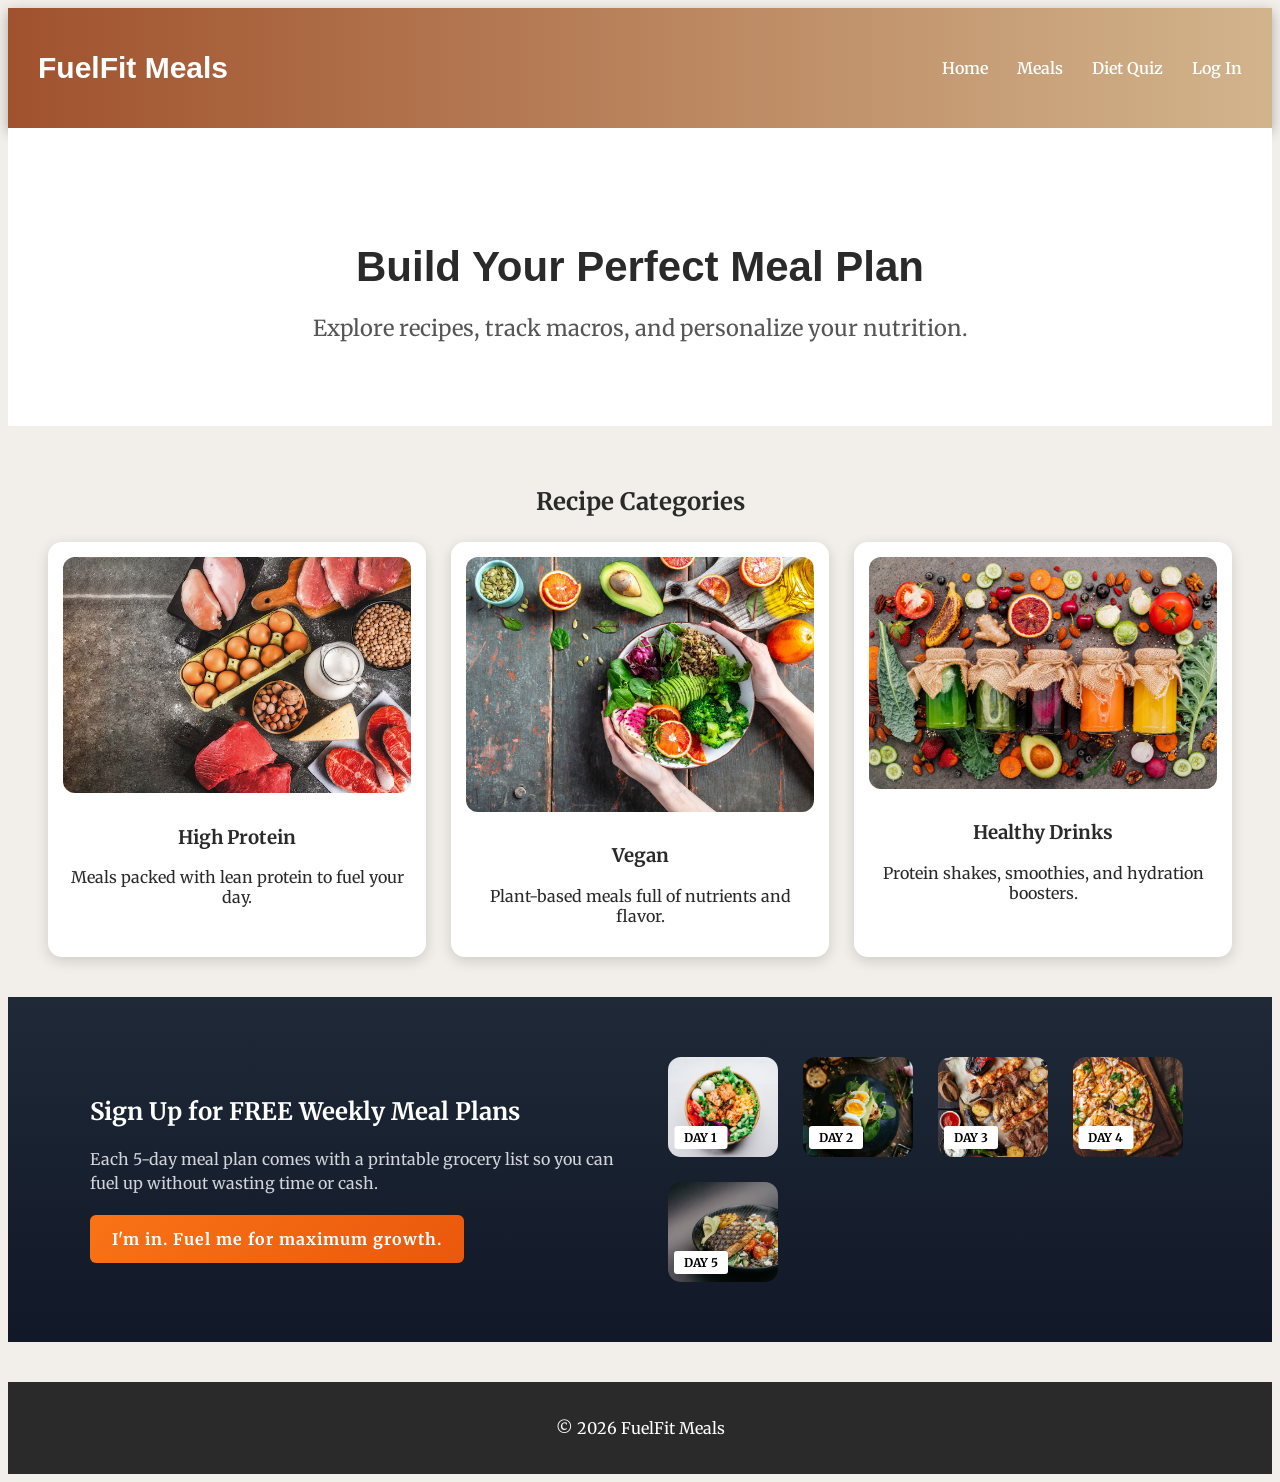
<file: index.html>
<!DOCTYPE html>
<html lang="en">
<head>
    <meta charset="UTF-8">
    <meta name="viewport" content="width=device-width, initial-scale=1.0">
    <title>FuelFit Meals</title>
    <link rel="stylesheet" href="style.css">
</head>

<body>

    <!-- Navigation Bar -->
    <nav class="navbar">
        <h1 class="logo">FuelFit Meals</h1>
        <ul class="nav-links">
            <li><a href="index.html">Home</a></li>
            <li><a href="meals.html">Meals</a></li>
            <li><a href="quiz.html">Diet Quiz</a></li>
            <!--  nav item will be controlled by JavaScript -->
            <li id="authNavItem"></li>
        </ul>
    </nav>

    <!-- Hero Section -->
    <header class="hero">
        <h2>Build Your Perfect Meal Plan</h2>
        <p>Explore recipes, track macros, and personalize your nutrition.</p>
    </header>

    <!-- Categories Section -->
    <section class="categories">
        <h2>Recipe Categories</h2>

        <div class="category-grid">
            <!-- Category 1 -->
            <div class="category-card">
                <img src="images/protein.avif" alt="High Protein Meals">

                 <h3>High Protein</h3>
                <p>Meals packed with lean protein to fuel your day.</p>
            </div>

            <!-- Category 2 -->
            <div class="category-card">
                <img src="images/vegan.jpg" alt="Vegan Meals">
                <h3>Vegan</h3>
                <p>Plant‑based meals full of nutrients and flavor.</p>
            </div>

            <!-- Category 3 -->
            <div class="category-card">
                <img src="images/drinks.avif" alt="Healthy Drinks">
                <h3>Healthy Drinks</h3>
                <p>Protein shakes, smoothies, and hydration boosters.</p>
            </div>
        </div>
    </section>


    <!-- Sign Up section -->

    <section class="signup-section">

        <div class="signup-container">

            <!-- Left side -->

            <div class="signup-text">
                <h2>Sign Up for FREE Weekly Meal Plans</h2>

                <p>
                    Each 5-day meal plan comes with a printable grocery list 
                    so you can fuel up without wasting time or cash.
                </p>

                <a href="signup.html" class="cta-btn">I'm in. Fuel me for maximum growth.</a>
            </div>

            <!-- Right side -->

            <div class="signup-images">
                <div class="rsquare">
                    <img src="images/bowl.jpg" alt="Day 1">
                    <span>DAY 1</span>
                </div>
                <div class="rsquare">
                    <img src="images/eggs.jpg" alt="Day 2">
                    <span>DAY 2</span>
                </div>
                <div class="rsquare">
                    <img src="images/kabob.jpg" alt="Day 3">
                    <span>DAY 3</span>
                </div>
                <div class="rsquare">
                    <img src="images/marg_pizza.jpg" alt="Day 4">
                    <span>DAY 4</span>
                </div>
                <div class="rsquare">
                    <img src="images/salmon.jpg" alt="Day 5">
                    <span>DAY 5</span>
                </div>
            </div>

        </div>

    </section>

    <!-- Footer -->
    <footer>
        <p>© 2026 FuelFit Meals</p>
    </footer>

    <script src="script.js"></script>
</body>
</html>
</file>
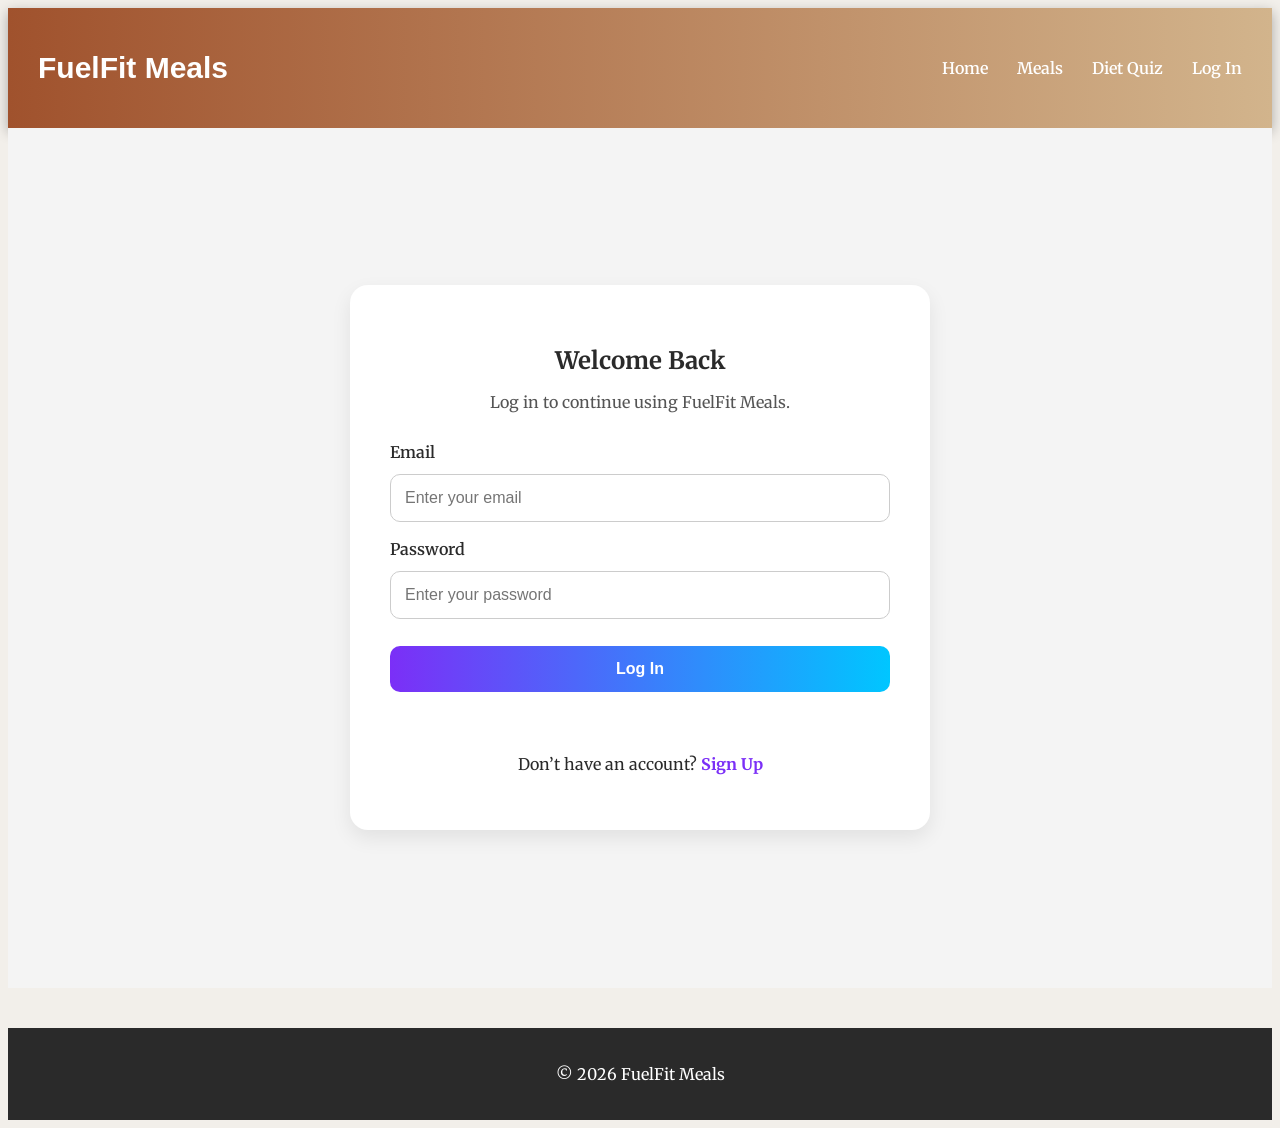
<file: login.html>
<!DOCTYPE html>
<html lang="en">
<head>
    <!-- Basic page setup -->
    <meta charset="UTF-8">
    <meta name="viewport" content="width=device-width, initial-scale=1.0">
    <title>Log In | FuelFit Meals</title>
    <link rel="stylesheet" href="style.css">
</head>

<body>

    <!-- Navigation -->
    <nav class="navbar">
        <h1 class="logo">FuelFit Meals</h1>
        <ul class="nav-links">
            <li><a href="index.html">Home</a></li>
            <li><a href="meals.html">Meals</a></li>
            <li><a href="quiz.html">Diet Quiz</a></li>
            <!--  nav item will be controlled by JavaScript -->
            <li id="authNavItem"></li>
        </ul>
    </nav>

    <!-- Login page content -->
    <main class="auth-page">
        <section class="auth-card">
            <h2>Welcome Back</h2>
            <p class="auth-subtext">
                Log in to continue using FuelFit Meals.
            </p>

            <!-- Login form -->
            <form id="loginForm" class="auth-form">
                <label for="loginEmail">Email</label>
                <input type="email" id="loginEmail" placeholder="Enter your email" required>

                <label for="loginPassword">Password</label>
                <input type="password" id="loginPassword" placeholder="Enter your password" required>

                <button type="submit" class="auth-btn">Log In</button>
            </form>

            <!-- Message area for JavaScript -->
            <p id="loginMessage" class="form-message"></p>

            <!-- Link to sign up page -->
            <p class="auth-switch-text">
                Don’t have an account?
                <a href="signup.html">Sign Up</a>
            </p>
        </section>
    </main>

    <!-- Footer -->
    <footer>
        <p>© 2026 FuelFit Meals</p>
    </footer>

    <!-- JavaScript file -->
    <script src="script.js"></script>
</body>
</html>
</file>
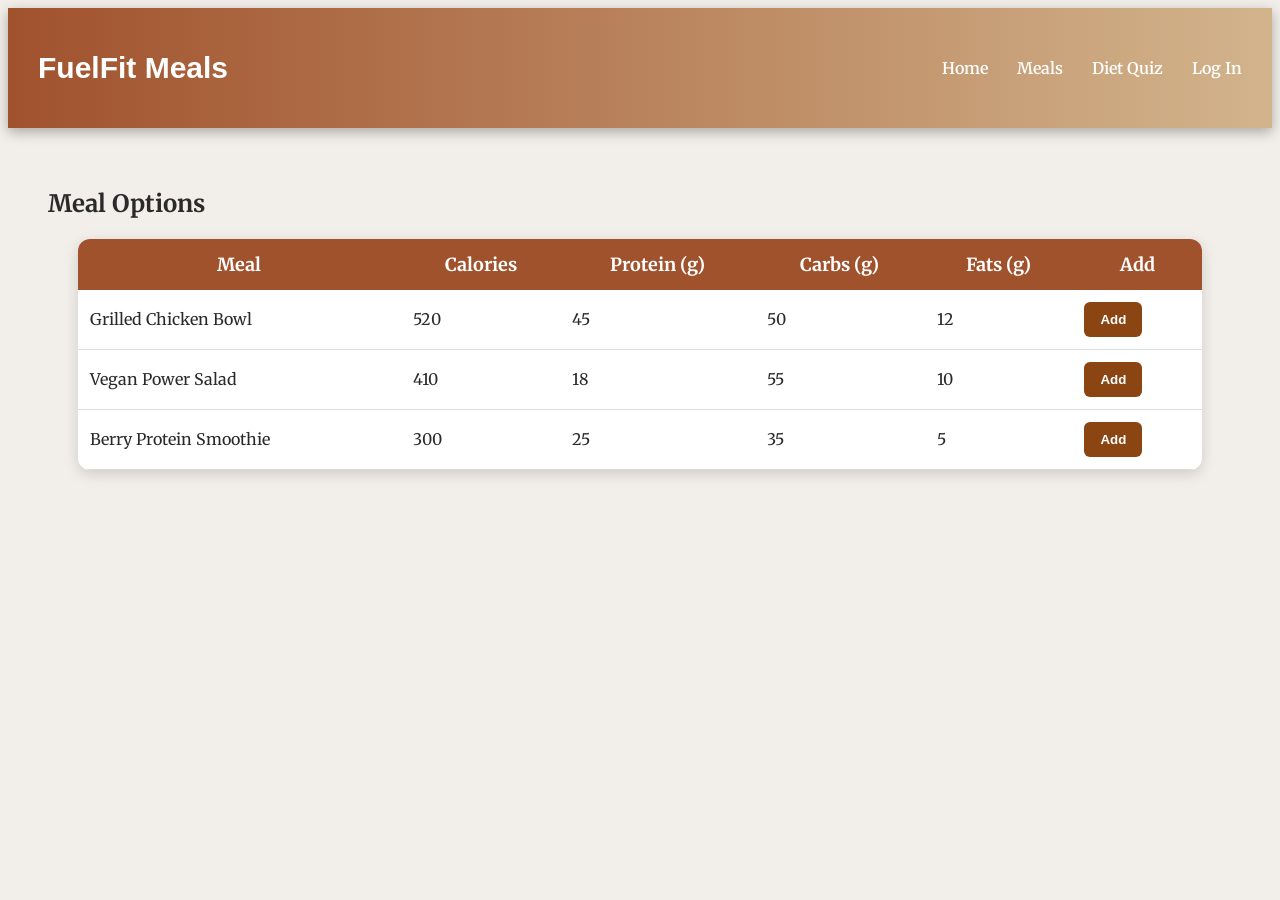
<file: meals.html>
<!DOCTYPE html>
<html lang="en">
<head>
    <meta charset="UTF-8">
    <meta name="viewport" content="width=device-width, initial-scale=1.0">
    <title>Meals</title>
    <link rel="stylesheet" href="style.css">
</head>

<body>

    <!-- Navigation -->
    <nav class="navbar">
        <h1 class="logo">FuelFit Meals</h1>
        <ul class="nav-links">
            <li><a href="index.html">Home</a></li>
            <li><a href="meals.html">Meals</a></li>
            <li><a href="quiz.html">Diet Quiz</a></li>
            <!--  nav item will be controlled by JavaScript -->
            <li id="authNavItem"></li>
        </ul>
    </nav>

    <section class="meal-table-section">
        <h2>Meal Options</h2>

        <!-- Required Table -->
        <table class="meal-table">
            <thead>
                <tr>
                    <th>Meal</th>
                    <th>Calories</th>
                    <th>Protein (g)</th>
                    <th>Carbs (g)</th>
                    <th>Fats (g)</th>
                    <th>Add</th>
                </tr>
            </thead>

            <tbody>
                <tr>
                    <td>Grilled Chicken Bowl</td>
                    <td>520</td>
                    <td>45</td>
                    <td>50</td>
                    <td>12</td>
                    <td><button class="add-btn">Add</button></td>
                </tr>

                <tr>
                    <td>Vegan Power Salad</td>
                    <td>410</td>
                    <td>18</td>
                    <td>55</td>
                    <td>10</td>
                    <td><button class="add-btn">Add</button></td>
                </tr>

                <tr>
                    <td>Berry Protein Smoothie</td>
                    <td>300</td>
                    <td>25</td>
                    <td>35</td>
                    <td>5</td>
                    <td><button class="add-btn">Add</button></td>
                </tr>
            </tbody>
        </table>
    </section>

    <script src="script.js"></script>
</body>
</html>
</file>
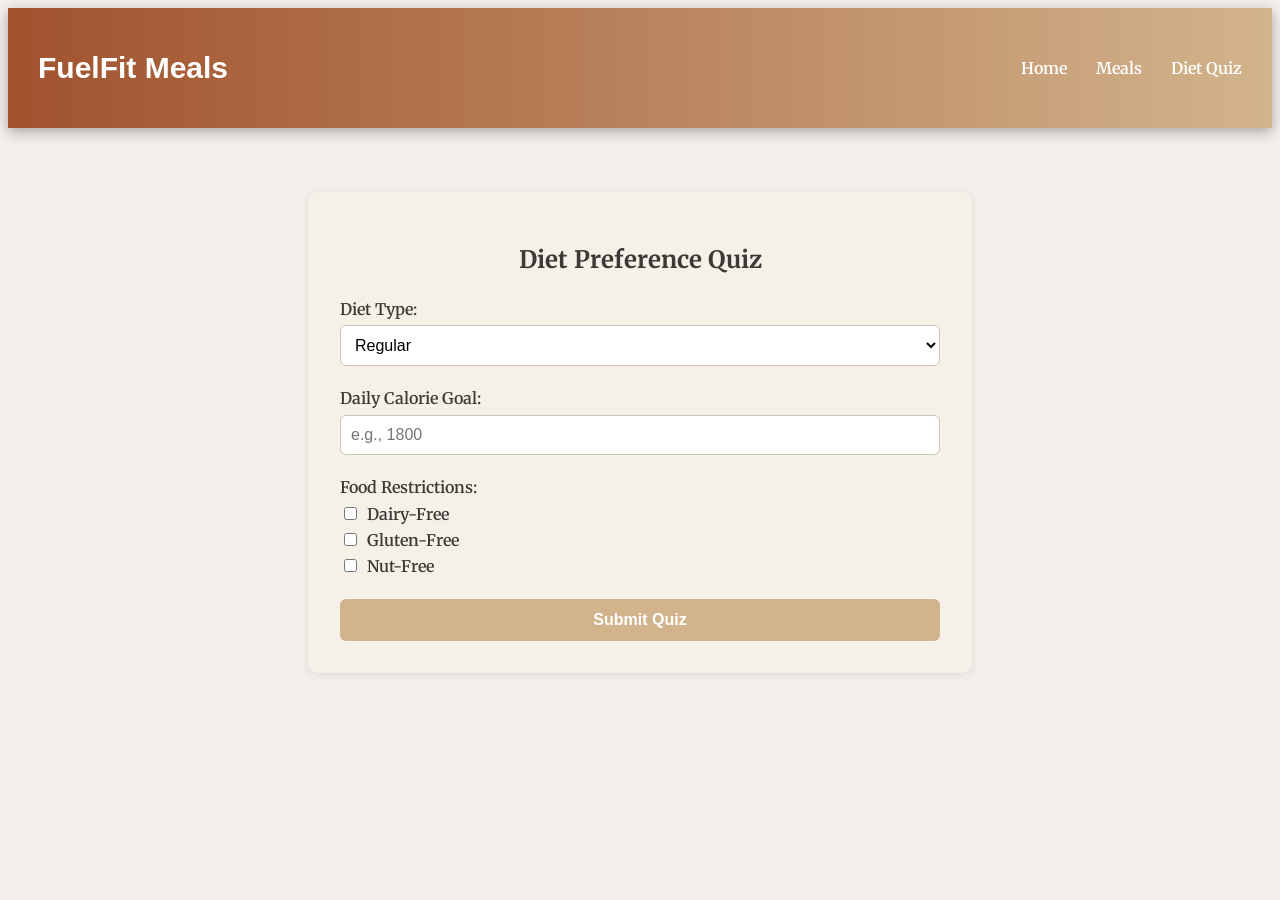
<file: quiz.html>
<!DOCTYPE html>
<html lang="en">
<head>
    <meta charset="UTF-8">
    <meta name="viewport" content="width=device-width, initial-scale=1.0">
    <title>Diet Quiz</title>
    <link rel="stylesheet" href="style.css">
</head>

<body>

    <!-- Navigation -->
    <nav class="navbar">
        <h1 class="logo">FuelFit Meals</h1>
        <ul class="nav-links">
            <li><a href="index.html">Home</a></li>
            <li><a href="meals.html">Meals</a></li>
            <li><a href="quiz.html">Diet Quiz</a></li>
        </ul>
    </nav>

    <section class="quiz-section">
        <h2>Diet Preference Quiz</h2>

        <!-- Updated form to better match everything -->
        <form class="quiz-form">

            <div class="form-group">
                <label>Diet Type:</label>
                <select>
                    <option>Regular</option>
                    <option>Vegan</option>
                    <option>Vegetarian</option>
                    <option>Keto</option>
                    <option>High Protein</option>
                </select>
            </div>

            <div class="form-group">
                <label>Daily Calorie Goal:</label>
                <input type="number" placeholder="e.g., 1800">
            </div>

            <div class="form-group">
                <label>Food Restrictions:</label>
                <label><input type="checkbox"> Dairy‑Free</label>
                <label><input type="checkbox"> Gluten‑Free</label>
                <label><input type="checkbox"> Nut‑Free</label>
            </div>

            <button type="submit" class="submit-btn">Submit Quiz</button>
        </form>
    </section>

    <script src="script.js"></script>
</body>
</html>
</file>
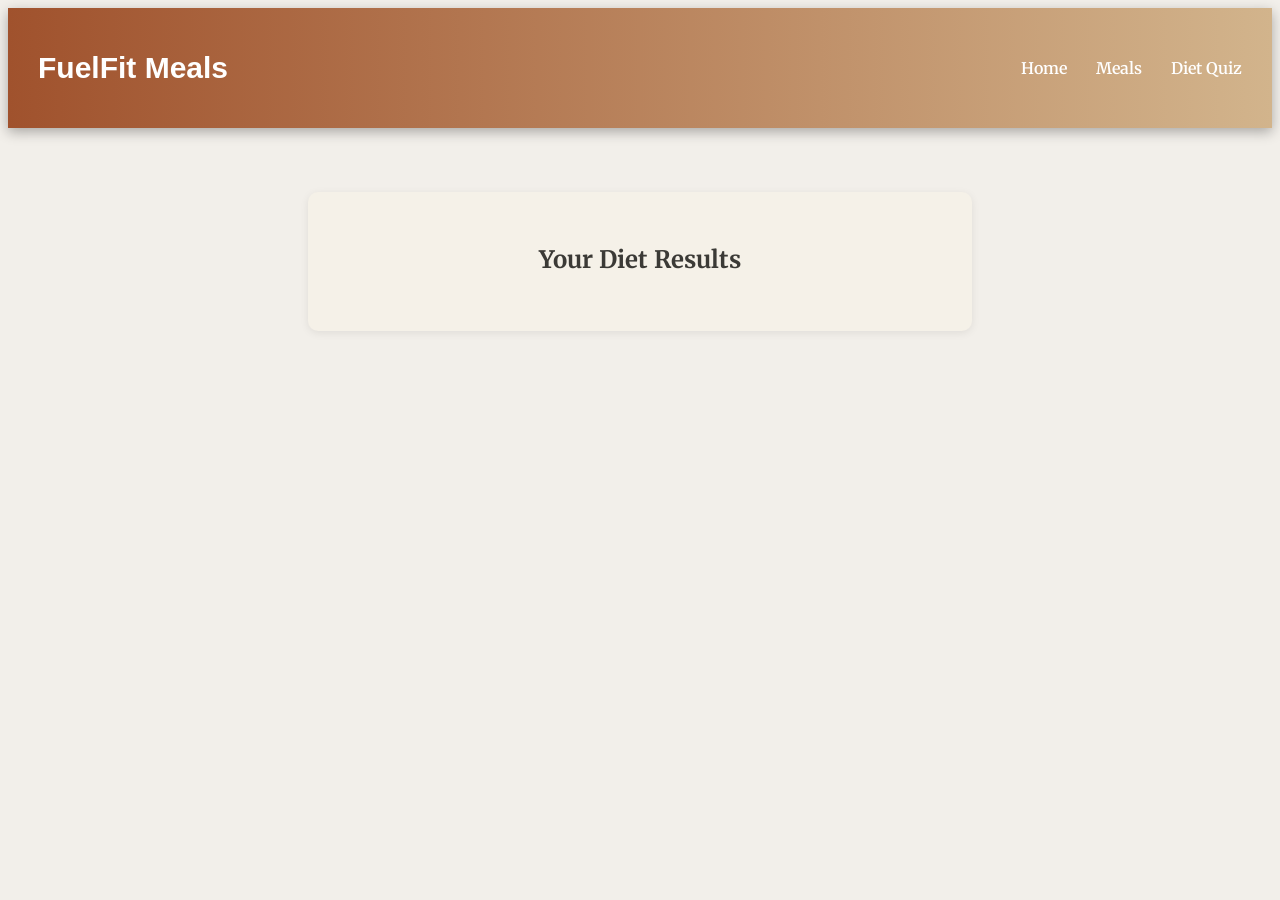
<file: results.html>
<!DOCTYPE html>
<html lang="en">
<head>
    <meta charset="UTF-8">
    <meta name="viewport" content="width=device-width, initial-scale=1.0">
    <title>Quiz Results</title>
    <link rel="stylesheet" href="style.css">
</head>

<body>

<nav class="navbar">
    <h1 class="logo">FuelFit Meals</h1>
    <ul class="nav-links">
        <li><a href="index.html">Home</a></li>
        <li><a href="meals.html">Meals</a></li>
        <li><a href="quiz.html">Diet Quiz</a></li>
    </ul>
</nav>

<section class="quiz-section">
    <h2>Your Diet Results</h2>

    <div id="resultsBox" class="quiz-form"></div>
</section>

<script src="script.js"></script>
</body>
</html>
</file>
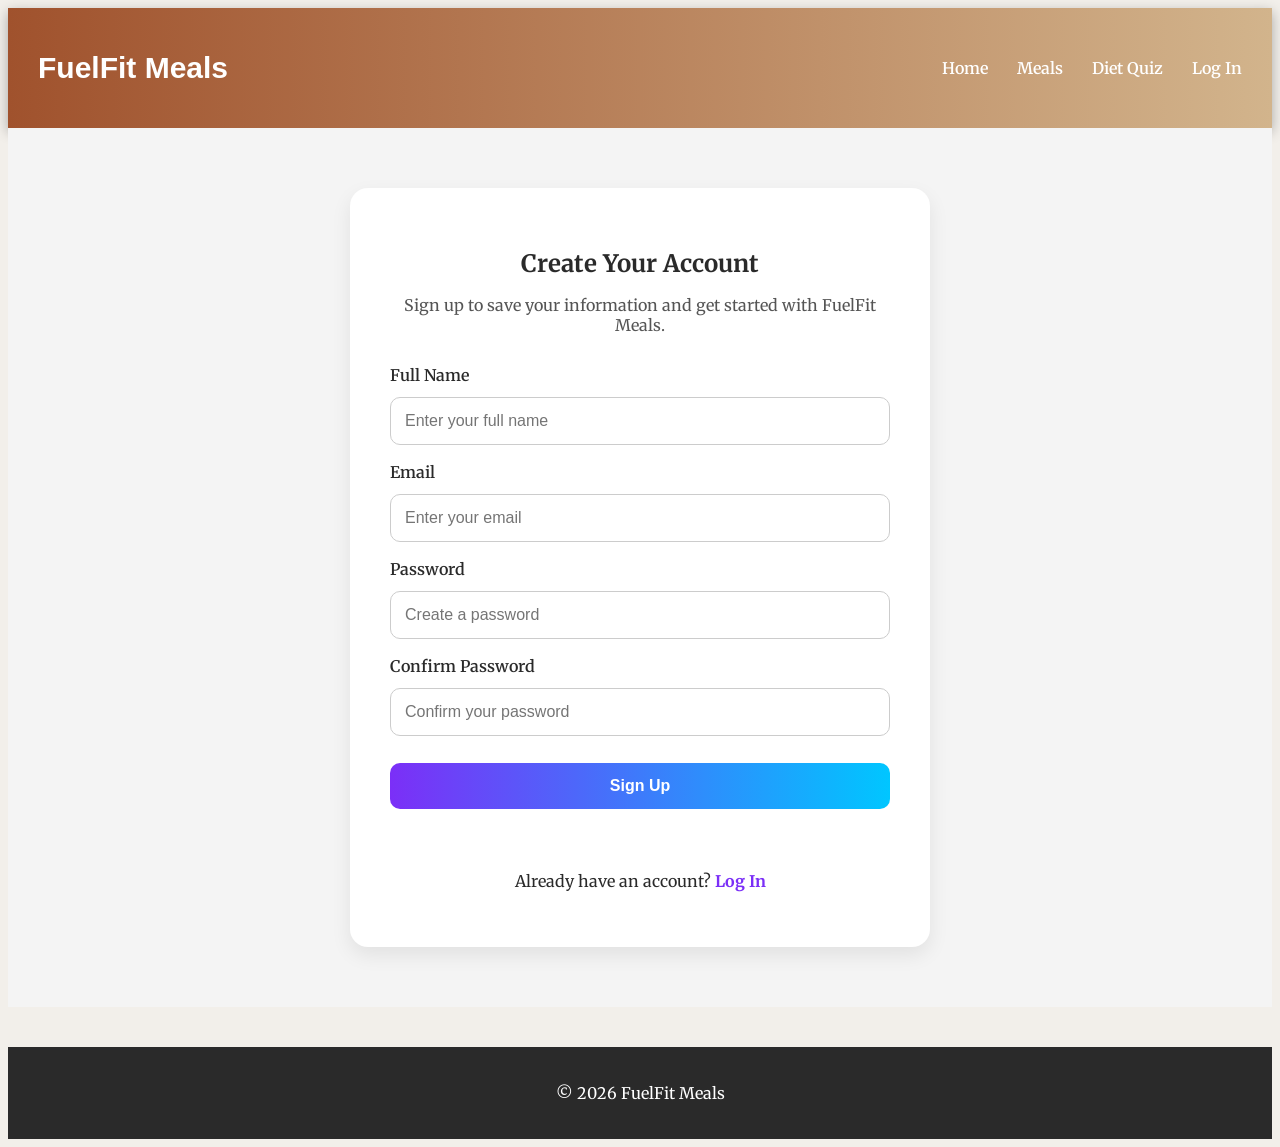
<file: signup.html>
<!DOCTYPE html>
<html lang="en">
<head>
    <!-- Basic page setup -->
    <meta charset="UTF-8">
    <meta name="viewport" content="width=device-width, initial-scale=1.0">
    <title>Sign Up | FuelFit Meals</title>
    <link rel="stylesheet" href="style.css">
</head>

<body>

    <!-- Navigation -->
    <nav class="navbar">
        <h1 class="logo">FuelFit Meals</h1>
        <ul class="nav-links">
            <li><a href="index.html">Home</a></li>
            <li><a href="meals.html">Meals</a></li>
            <li><a href="quiz.html">Diet Quiz</a></li>
            <!--  nav item will be controlled by JavaScript -->
            <li id="authNavItem"></li>
        </ul>
    </nav>

    <!-- Sign up page content -->
    <main class="auth-page">
        <section class="auth-card">
            <h2>Create Your Account</h2>
            <p class="auth-subtext">
                Sign up to save your information and get started with FuelFit Meals.
            </p>

            <!-- Sign up form -->
            <form id="signupForm" class="auth-form">
                <label for="signupName">Full Name</label>
                <input type="text" id="signupName" placeholder="Enter your full name" required>

                <label for="signupEmail">Email</label>
                <input type="email" id="signupEmail" placeholder="Enter your email" required>

                <label for="signupPassword">Password</label>
                <input type="password" id="signupPassword" placeholder="Create a password" required>

                <label for="confirmPassword">Confirm Password</label>
                <input type="password" id="confirmPassword" placeholder="Confirm your password" required>

                <button type="submit" class="auth-btn">Sign Up</button>
            </form>

            <!-- Message area for JavaScript -->
            <p id="signupMessage" class="form-message"></p>

            <!-- Link to login page -->
            <p class="auth-switch-text">
                Already have an account?
                <a href="login.html">Log In</a>
            </p>
        </section>
    </main>

    <!-- Footer -->
    <footer>
        <p>© 2026 FuelFit Meals</p>
    </footer>

    <!-- JavaScript file -->
    <script src="script.js"></script>
</body>
</html>
</file>
<file: style.css>
@import url('https://fonts.googleapis.com/css2?family=Merriweather:wght@300;400&family=Montserrat+Alternates:wght@600&display=swap');

:root {
    --primary: #A0522D;   /* Clay */
    --secondary: #D2B48C; /* Tan */
    --accent: #8B4513;    /* Rich brown */
    --dark: #2A2A2A;
    --light: #F2EFEA;     /* Stone */
}

body {
    background: var(--light);
    color: var(--dark);
    font-family: 'Merriweather', serif;
}

.logo, .hero h2 {
    font-family: 'Montserrat Alternates', sans-serif;
}


/* ---------------- NAVBAR ---------------- */
.navbar {
    display: flex;
    justify-content: space-between;
    align-items: center;
    background: linear-gradient(90deg, var(--primary), var(--secondary));
    padding: 18px 30px;
    color: white;
    box-shadow: 0 4px 12px rgba(0,0,0,0.3);
}

.logo {
    font-family: 'Montserrat', sans-serif;
    font-size: 30px;
}

.nav-links li {
    display: inline-block;
    margin-left: 25px;
}

.nav-links a {
    color: white;
    text-decoration: none;
    font-weight: 600;
    transition: 0.3s;
}

.nav-links a:hover {
    color: var(--accent);
}

/* ---------------- HERO ---------------- */
.hero {
    background: #ffffff;
    padding: 80px 20px;
    text-align: center;
    color: var(--dark);
}

.hero h2 {
    font-size: 42px;
    margin-bottom: 20px;
    font-family:'Montserrat', sans-serif;
}

.hero p {
    font-size: 22px;
    max-width: 700px;
    margin: auto;
    line-height: 1.6;
    color: #555;
}

/* ---------------- GRID ---------------- */
.categories {
    padding: 40px;
    text-align: center;
}

.category-grid {
    display: grid;
    grid-template-columns: repeat(3, 1fr);
    gap: 25px;
    margin-top: 25px;
}

.category-card {
    background: white;
    padding: 15px;
    border-radius: 14px;
    box-shadow: 0 4px 14px rgba(0,0,0,0.15);
    transition: 0.3s;
}

.category-card:hover {
    transform: translateY(-8px);
    box-shadow: 0 6px 20px rgba(0,0,0,0.2);
}

.category-card img {
    width: 100%;
    border-radius: 12px;
    margin-bottom: 10px;
}

/* ---------------- MEAL TABLE ---------------- */
.meal-table-section {
    padding: 40px;
}

.meal-table {
    width: 95%;
    margin: auto;
    border-collapse: collapse;
    background: white;
    border-radius: 12px;
    overflow: hidden;
    box-shadow: 0 4px 14px rgba(0,0,0,0.15);
}

.meal-table th {
    background: var(--primary);
    color: white;
    padding: 14px;
    font-size: 18px;
}

.meal-table td {
    padding: 12px;
    border-bottom: 1px solid #ddd;
}

.add-btn {
    background: var(--accent);
    color: white;
    padding: 10px 16px;
    border: none;
    border-radius: 6px;
    cursor: pointer;
    transition: 0.3s;
    font-weight: 600;
}

.add-btn:hover {
    background: #ea580c;
}



/* ---------------- FOOTER ---------------- */
footer {
    text-align: center;
    padding: 20px;
    background: var(--dark);
    color: white;
    margin-top: 40px;
}



/* ---------------- SIGNUP SECTION  ---------------- */

.signup-section {
    background: linear-gradient(to bottom, #1f2937,#111827);
    color: white;
    padding: 60px 20px;
}

.signup-container {
    max-width: 1100px;
    margin: auto;
    display: flex;
    align-items: center;
    justify-content: space-between;
    gap: 40px;
}

/* ---------------- SIGNUP SECTION: Left side text  ---------------- */

.signup-text {
    flex: 1;
}

.signup-txt h2 {
    font-size: 32px;
    margin-bottom: 15px;
    font-family: 'Montserrat', sans-serif;
}

.signup-text p {
    font-size: 16px;
    color: #d1d5db;
    margin-bottom: 20px;
    line-height: 1.5;
}


/* ---------------- SIGNUP SECTION: CTA Button ---------------- */

.cta-btn {

    background: linear-gradient(135deg, #f97316,#ea580c);
    color:white;
    padding: 14px 22px;
    border: none;
    border-radius: 6px;
    font-weight: 700;
    letter-spacing: 1px;
    cursor: pointer;
    transition: all 0.25s ease;
    box-shadow: 0 6px 20px rgba(249,115,22,0,0.35); 
}

/* ---------------- SIGNUP SECTION: CTA Button Hover ---------------- */
.cta-btn:hover {
    transform: translateY(-2px);
    background: linear-gradient(135deg, #fb923c, #f97316);
    box-shadow: 0 10px 25px rgba(249,115,22,0.5);
}

/* ---------------- SIGNUP SECTION: CTA Button Click ---------------- */
.cta-btn:active {
    transform: scale(1.0);
}

/* ---------------- SIGNUP SECTION: Days Rounded Squares ---------------- */
.rsquare {
    width: 110px;
    height: 100px;
    border-radius: 13px;
    overflow: hidden;
    position: relative;
}

/* ---------------- SIGNUP SECTION: Days Rounded Squares : Images ---------------- */

.signup-images {
    flex:1;
    display: grid;
    grid-template-columns: repeat(auto-fit,110px);
    gap: 25px;
    justify-content: center;
}



.rsquare img {
    width: 100%;
    height: 100%;
    object-fit: cover;
    object-position: center;
}

/* ---------------- SIGNUP SECTION: Days Rounded Squares : Images Label ---------------- */

.rsquare span {
    position: absolute;
    bottom: 8px;
    left: 30%;
    transform: translate(-50%);
    background: white;
    color: black;
    font-size: 12px;
    font-weight: 700;
    padding: 4px 10px;
    border-radius: 3px;
}

/* ----------------------------- */
/* Sign up / Login page styling  */
/* ----------------------------- */

.auth-page {
    min-height: calc(100vh - 160px);
    display: flex;
    justify-content: center;
    align-items: center;
    padding: 60px 20px;
    background-color: #f4f4f4;
}

.auth-card {
    background-color: white;
    width: 100%;
    max-width: 500px;
    padding: 40px;
    border-radius: 18px;
    box-shadow: 0 8px 20px rgba(0, 0, 0, 0.08);
}

.auth-card h2 {
    text-align: center;
    margin-bottom: 10px;
}

.auth-subtext {
    text-align: center;
    margin-bottom: 25px;
    color: #555;
}

.auth-form {
    display: flex;
    flex-direction: column;
    gap: 12px;
}

.auth-form label {
    font-weight: 600;
    margin-top: 5px;
}

.auth-form input {
    padding: 14px;
    border: 1px solid #ccc;
    border-radius: 10px;
    font-size: 1rem;
}

.auth-btn {
    margin-top: 15px;
    padding: 14px;
    border: none;
    border-radius: 10px;
    background: linear-gradient(90deg, #7b2ff7, #00c6ff);
    color: white;
    font-size: 1rem;
    font-weight: bold;
    cursor: pointer;
    transition: 0.3s ease;
}

.auth-btn:hover {
    opacity: 0.9;
}

.form-message {
    text-align: center;
    font-weight: bold;
    margin-top: 18px;
    min-height: 24px;
}

.auth-switch-text {
    text-align: center;
    margin-top: 20px;
}

.auth-switch-text a {
    color: #7b2ff7;
    font-weight: bold;
    text-decoration: none;
}

.auth-switch-text a:hover {
    text-decoration: underline;
}

/* Make the CTA button link on the home page still look like a button */
a.cta-btn {
    display: inline-block;
    text-decoration: none;
    text-align: center;
}
/* ------------------------------
   QUIZ PAGE LAYOUT FIXES
   ------------------------------ */

.quiz-section {
    max-width: 600px;
    margin: 4rem auto;
    padding: 2rem;
    background: #f5f1e8; /* soft earthy cream */
    border-radius: 10px;
    box-shadow: 0 2px 8px rgba(0,0,0,0.08);
}

.quiz-section h2 {
    text-align: center;
    margin-bottom: 1.5rem;
    color: #3b3a36; /* earthy dark brown */
}

.quiz-form {
    display: flex;
    flex-direction: column;
    gap: 1.4rem;
}

.form-group {
    display: flex;
    flex-direction: column;
    gap: 0.4rem;
}

.form-group label {
    font-weight: 600;
    color: #3b3a36;
}

.quiz-form input[type="number"],
.quiz-form select {
    padding: 10px;
    border: 1px solid #c9c3b8;
    border-radius: 6px;
    background: #fff;
    font-size: 1rem;
}

.form-group label input[type="checkbox"] {
    margin-right: 6px;
}

.submit-btn {
    padding: 12px 20px;
    background-color: var(--secondary);
    color: white;
    border: none;
    border-radius: 6px;
    font-size: 1rem;
    cursor: pointer;
    transition: 0.2s ease;
    font-weight: 600;
}

.submit-btn:hover {
    background-color: #c19a6b;
}

@media (max-width: 480px) {
    .quiz-section {
        margin: 2rem 1rem;
        padding: 1.5rem;
    }
}
</file>
